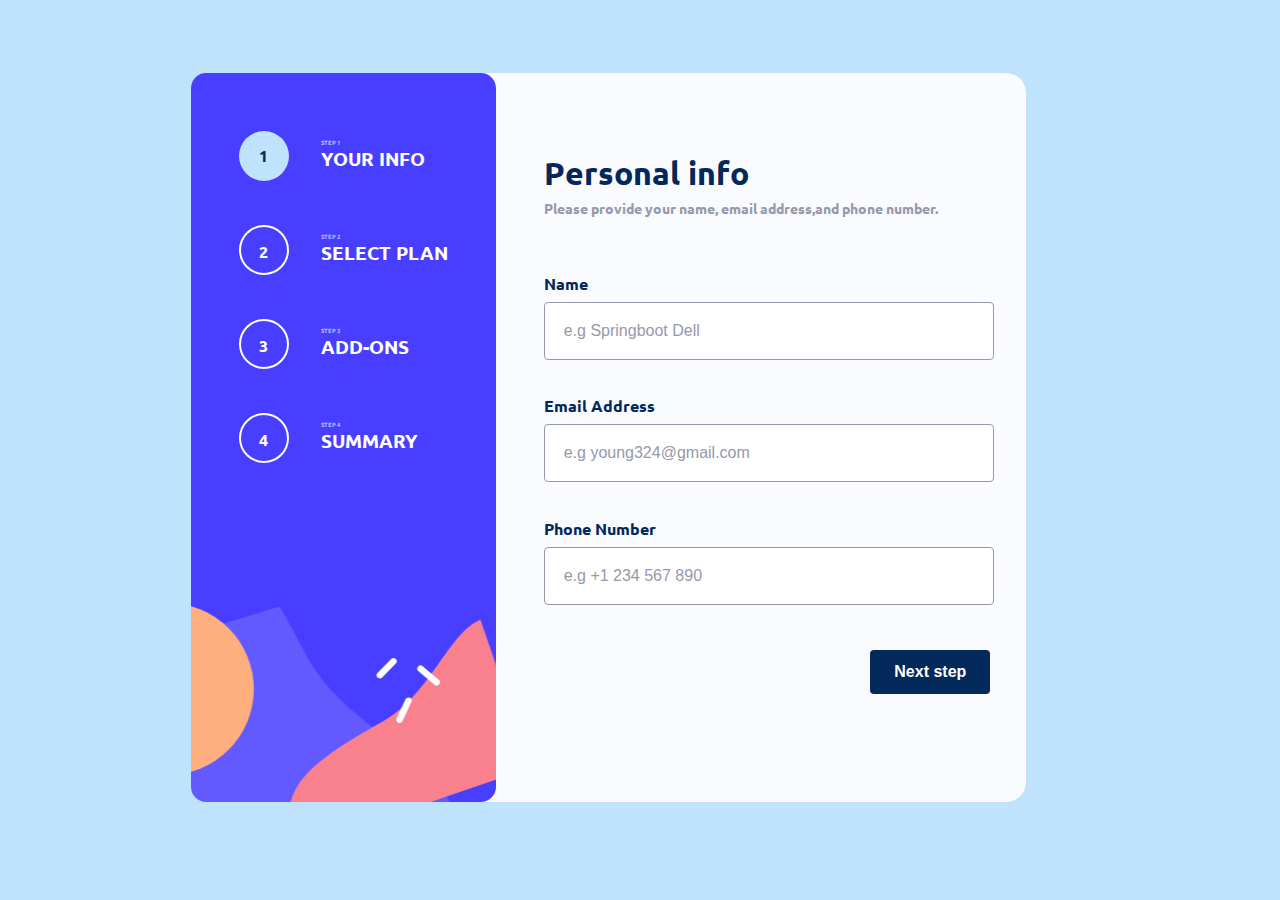
<file: index.html>
<!DOCTYPE html>
<html lang="en">

<head>
  <meta charset="UTF-8">
  <meta http-equiv="X-UA-Compatible" content="IE=edge">
  <meta name="viewport" content="width=device-width, initial-scale=1.0">
  <link rel="icon" type="image/png" sizes="32x32" href="./assets/images/favicon-32x32.png">
  <link rel="stylesheet" href="./css/style.css">
  <title>Multi-Step-Form</title>
</head>

<body>
  <div class="container">
    <div class="side-nav-view">
      <!-- <div class="nav-container"> -->
        <div class="nav-menu">
          <div class="labelOne step-label">
            <div class="label active active">1</div>
            <div class="sub-label">
              <span class="l-title">STEP 1</span>
              <span class="l-info">YOUR INFO</span>
            </div>
          </div>
          <div class="labelTwo step-label">
            <div class="label">2</div>
            <div class="sub-label">
              <span class="l-title">STEP 2</span>
              <span class="l-info">SELECT PLAN</span>
            </div>
          </div>
          <div class="labelThree step-label">
            <div class="label">3</div>
            <div class="sub-label">
              <span class="l-title">STEP 3</span>
              <span class="l-info">ADD-ONS</span>
            </div </div>
          </div>
          <div class="labelFour step-label">
            <div class="label">4</div>
            <div class="sub-label">
              <span class="l-title">STEP 4</span>
              <span class="l-info">SUMMARY</span>
            </div>
          </div>
        </div>
      <!-- </div> -->
    </div>
    <div class="form-container">
      <form id="form" class="form">
        <div class="form-description">
          <h2 class="form-title">Personal info</h2>
          <p class="form-text">Please provide your name, email address,and phone number.</p>
        </div>
        <div class="form-group">
          <label for="name">Name</label>
          <input type="text" placeholder="e.g Springboot Dell">
        </div>
        <div class="form-group">
          <label for="email">Email Address</label>
          <input type="email" placeholder="e.g young324@gmail.com">
        </div>
        <div class="form-group">
          <div class="form-label">
            <label for="number">Phone Number</label>
            <span class="error-txt">This field is required</span>
          </div>
          <input type="number" placeholder="e.g +1 234 567 890">
        </div>
        <div class="form-button">
          <button type="button" class="btn">Next step</button>
        </div>
      </form>
    </div>
  </div>

</body>

</html>
</file>
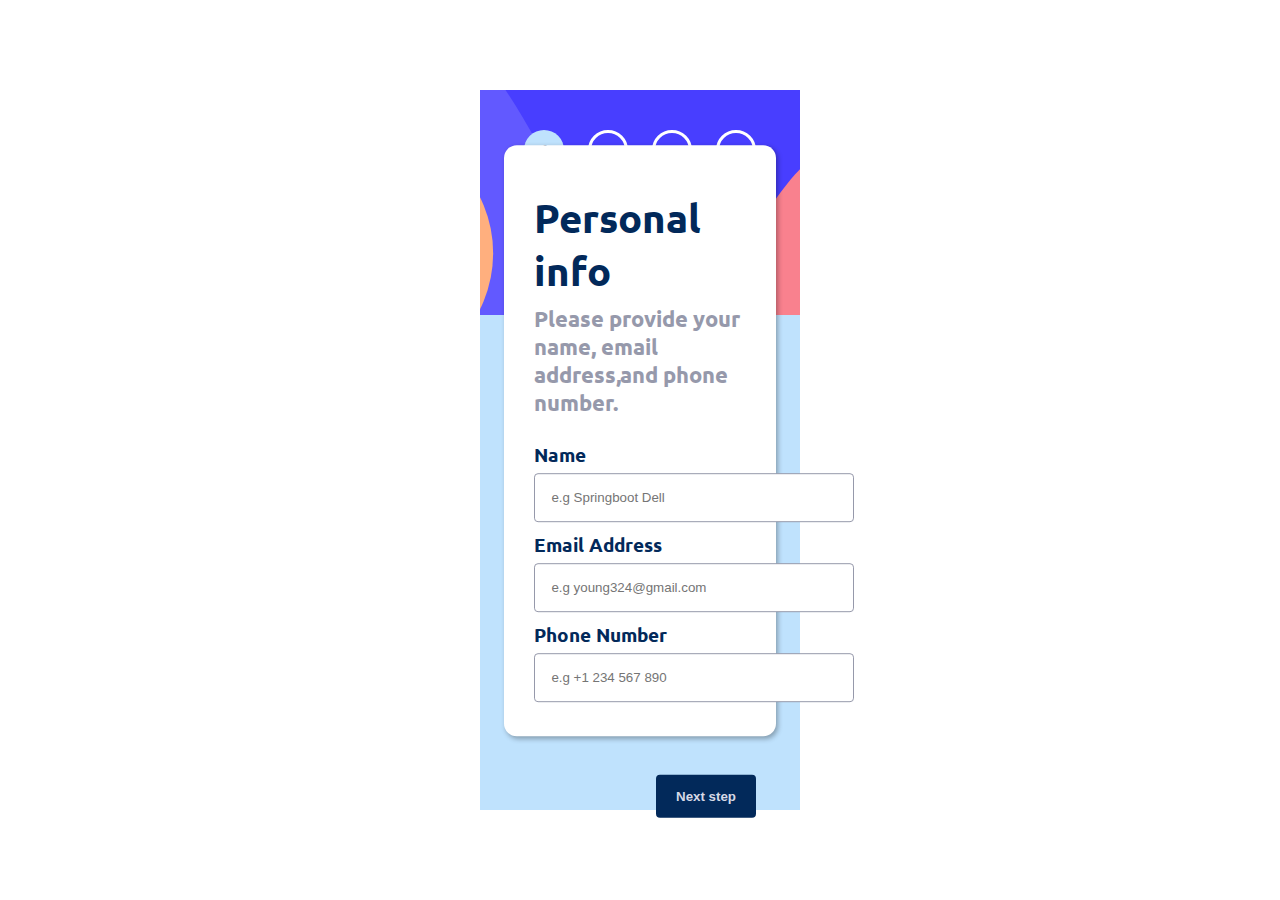
<file: mobile.html>
<!DOCTYPE html>
<html lang="en">

<head>
     <meta charset="UTF-8">
     <meta http-equiv="X-UA-Compatible" content="IE=edge">
     <meta name="viewport" content="width=device-width, initial-scale=1.0">
     <link rel="icon" type="image/png" sizes="32x32" href="./assets/images/favicon-32x32.png">
     <link rel="stylesheet" href="./css/index.css">
     <title>Document</title>
</head>

<body>
     <div class="container">
          <div class="side-nav-view">
               <div class="nav-menu">
                    <div class="labelOne step-label">
                         <div class="label active active">1</div>
                         <div class="sub-label">
                              <span class="l-title">STEP 1</span>
                              <span class="l-info">YOUR INFO</span>
                         </div>
                    </div>
                    <div class="labelTwo step-label">
                         <div class="label">2</div>
                         <div class="sub-label">
                              <span class="l-title">STEP 2</span>
                              <span class="l-info">SELECT PLAN</span>
                         </div>
                    </div>
                    <div class="labelThree step-label">
                         <div class="label">3</div>
                         <div class="sub-label">
                              <span class="l-title">STEP 3</span>
                              <span class="l-info">ADD-ONS</span>
                         </div </div>
                    </div>
                    <div class="labelFour step-label">
                         <div class="label">4</div>
                         <div class="sub-label">
                              <span class="l-title">STEP 4</span>
                              <span class="l-info">SUMMARY</span>
                         </div>
                    </div>
               </div>
          </div>
          <div class="form-container">
               <form id="form" class="form">
                    <div class="form-description">
                         <h2 class="form-title">Personal info</h2>
                         <p class="form-text">Please provide your name, email address,and phone number.</p>
                    </div>
                    <div class="form-group">
                         <label for="name">Name</label>
                         <input type="text" placeholder="e.g Springboot Dell">
                    </div>
                    <div class="form-group">
                         <label for="email">Email Address</label>
                         <input type="email" placeholder="e.g young324@gmail.com">
                    </div>
                    <div class="form-group">
                         <div class="form-label">
                              <label for="number">Phone Number</label>
                              <span class="error-txt">This field is required</span>
                         </div>
                         <input type="number" placeholder="e.g +1 234 567 890">
                    </div>
                    <div class="form-button">
                         <button type="submit" class="btn">Next step</button>
                    </div>
               </form>
          </div>
     </div>

</body>

</html>
</file>
<file: css/style.css>
@font-face {
     font-family: Ubuntu;
     src: url("../fonts/Ubuntu-Bold.ttf");
}

* {
     padding: 0;
     margin: 0;
     box-sizing: border-box;
}


:root {
     /* *********** Primary Colors ********* */

     --marine-blue: hsl(213, 96%, 18%);
     --purplish-blue: hsl(243, 100%, 62%);
     --pastel-blue: hsl(228, 100%, 84%);
     --light-blue: hsl(206, 94%, 87%);
     --strawberry-red: hsl(354, 84%, 57%);

     /* *********** Neutral Colors ********* */

     --cool-gray: hsl(231, 11%, 63%);
     --light-gray: hsl(229, 24%, 87%);
     --magnolia: hsl(217, 100%, 97%);
     --alabaster: hsl(231, 100%, 99%);
     --white: hsl(0, 0%, 100%);
}

body {
     position: relative;
     font-family: Ubuntu;
     height: calc(100vh - 10vh);
     width: calc(100vw - 10vw);
     display: flex;
     justify-content: center;
     align-items: center;
     margin: 2rem;
     background: var(--light-blue);
}

.container {
     position: relative;
     display: flex;
     height: 90%;
     min-width: 60vw;
     border-radius: 20px;
     background: var(--alabaster);
     gap: 8rem;
}

.side-nav-view {
     border-radius: 0.95rem;
     min-height: calc(100vh - 75vh);
     min-width: 18vw;
     background-image: url(../assets/images/bg-sidebar-desktop.svg);
     background-repeat: no-repeat;
     background-position: center;
     background-size: cover;
     padding: 3rem;
}

.nav-menu {
     height: 100%;
     display: flex;
     flex-direction: column;
     gap: 1.5rem;
}

.step-label {
     display: flex;
     align-items: center;
     height: 70px;
     gap: 2em;
}

.step-label .label {
     height: 50px;
     width: 50px;
     line-height: 50px;
     text-align: center;
     border-radius: 50%;
     color: var(--white);
     background: var(--light-blue);
     border: 2px solid var(--white);
     font-weight: 700;
     background: transparent;
     transition: all 0.4s ease;
}

.step-label .label.active {
     background: var(--light-blue);
     color: var(--marine-blue);
     border: none;
     font-weight: 900;
}

.sub-label {
     display: flex;
     flex-direction: column;
     text-align: justify;
}

.sub-label span.l-title {
     font-size: 0.24em;
     font-weight: 500;
     color: var(--pastel-blue);
}

.sub-label span.l-info {
     font-size: 1.2em;
     font-weight: 700;
     color: var(--white);
}

.form-container {
     padding: 2rem 2.7rem 0 0;
}

.form-description {
     margin: 3.5rem 0;
     width: 100%;
}

.form-container .form-description h2.form-title {
     font-size: 2em;
     font-weight: 800;
     color: var(--marine-blue);
}

.form-container .form-description p.form-text {
     font-size: 1.1em;
     margin-top: 5px;
     color: var(--cool-gray);
}

form#form {
     padding-top: 2rem;
     color: var(--marine-blue);
     position: relative;
}

label {
     display: block;
     margin-bottom: 0.5rem;
     font-size: 1em;
     font-weight: 600;
}

.form-group {
     height: 100%;
     width: 470px;
     margin-bottom: 2.2rem;
}

.form-group input {
     padding: 0.95rem;
     width: 100%;
     border-radius: 0.25rem;
     border: 2px solid var(--cool-gray);
     outline: none;
     font-size: 1em;
     font-weight: 500;
     color: var(--cool-gray);
     transition: all 400ms;
}

.form-group input:focus {
     border: 2px solid var(--marine-blue);
}

::placeholder {
     font-size: 1em;
     font-weight: 500;
     color: var(--cool-gray);
}

.form-label {
     display: flex;
     align-items: center;
     justify-content: space-between;
}

.form-label .error-txt {
     color: var(--strawberry-red);
     font-weight: 500;
}

.form-group:nth-child(4) input {
     border: 2px solid var(--strawberry-red);
}

.form-button {
     position: absolute;
     right: 0.2rem;
     margin-top: 10px;
     width: 120px;
}

.form-button button.btn {
     width: 100%;
     padding: 0.8rem;
     font-size: 1em;
     font-weight: 600;
     background: var(--marine-blue);
     border: none;
     color: var(--white);
     border-radius: 0.25rem;
}

@media screen and (max-width:1440px) {
     .container {
          min-width: 65vw;
          min-height: 60vh;
          gap: 3rem;
     }

     .form-container {
          padding-right: 2rem;
     }

     .side-nav-view {
          min-height: 50vh;
          min-width: 21vw;
     }

     .form-group {
          height: 100%;
          width: 450px;
          margin-bottom: 2.2rem;
     }

     .form-description {
          margin-top: 1rem;
     }

     .form-group input {
          padding: 1.2rem;
          width: 100%;
          border-radius: 0.25rem;
          border: 1px solid var(--cool-gray);
     }

     .form-group input:focus {
          border: 1px solid var(--cool-gray);
     }

     .form-container .form-description h2.form-title {
          font-size: 2em;
          font-weight: 800;
          color: var(--marine-blue);
     }

     .form-container .form-description p.form-text {
          font-size: 0.85em;
          margin-top: 5px;
          color: var(--cool-gray);
     }

     .form-group:nth-child(4) input {
          border: 1px solid var(--cool-gray);
     }

     .form-label .error-txt {
          display: none;
     }


}

@media screen and (max-width:768px) {
     .container {
          min-width: 65vw;
          min-height: 75vh;
          gap: 2.5rem;
     }

     .side-nav-view {
          min-width: 270px;
     }

     .step-label {
          height: 70px;
          gap: 1rem;
     }

     .step-label .sub-label .l-info {
          font-size: 1em;
     }

     form#form {
          padding-top: 0.7rem;
     }

     .form-group {
          height: 100%;
          width: 350px;
          margin-bottom: 2.2rem;
     }

     .form-description {
          margin-top: 0.5rem;
     }

     .form-group:nth-child(4) input,
     .form-group input {
          padding: 0.95rem;
          width: 100%;
          border-radius: 0.25rem;
          border: 0.18rem solid var(--cool-gray);
     }


     .form-button {
          right: 15px;
          transform: translateY(-10px);
     }
}

@media screen and (max-width:468px) {

     body {
          background: var(--white);
     }

     .container {
          position: relative;
          min-width: 80vw;
          min-height: calc(100vh - 10%);
          border-radius: 0;
          display: flex;
          flex-direction: column;
          gap: 1rem;
          background: var(--light-blue);
     }

     .side-nav-view {
          border-radius: 0;
          min-height: 25vh;
          min-width: 30vw;
          background-image: url(../assets/images/bg-sidebar-mobile.svg);
          background-repeat: no-repeat;
          background-position: center;
          background-size: cover;
     }

     .nav-menu {
          height: 100%;
          display: flex;
          flex-direction: row;
          justify-content: center;
          align-items: center;
          gap: 1.5rem;
     }

     .step-label {
          height: 120px;
          display: flex;
          flex-direction: row;
          justify-content: space-between;
          align-items: center;
     }

     .step-label .label {
          height: 40px;
          width: 40px;
          line-height: 40px;
          text-align: center;
          color: var(--white);
          font-weight: 500;
          border: 0.2rem solid var(--white);
          border-radius: 50%;
     }

     .step-label .label.active {
          background: var(--light-blue);
          color: var(--marine-blue);
          border: none;
          font-weight: 600;
     }

     .step-label .sub-label {
          width: fit-content;
          display: none;
     }


     .form-container {
          min-height: 60vh;
          position: absolute;
          margin: 1.5rem;
          bottom: 40%;
          border-radius: 0.8rem;
          left: 0;
          right: 0;
          transform: translateY(50%);
          padding: 2.9rem 1.6rem 1.5rem 1.9rem;
          background: var(--white);
          box-shadow: 2px 2px 5px rgba(0, 0, 0, .3);
     }

     .form-description {
          margin-bottom: 1.54rem;
     }

     .form-container .form-description h2.form-title {
          font-size: 2.5em;
          font-weight: 900;
          margin-bottom: 0.5rem;
          color: var(--marine-blue);
     }

     .form-container .form-description p.form-text {
          font-size: 1.4em;
          font-weight: 400;
          color: var(--cool-gray);
     }

     .form-group .form-label .error-txt {
          display: none;
     }

     .form-group {
          width: 300px;
     }

     .form-group input,
     .form-group:nth-child(4)>input {
          width: 100%;
          padding: 1rem;
          border-radius: 0.25rem;
          border: 2px solid var(--cool-gray);
          outline: none;
     }

     label {
          display: block;
          margin-bottom: 0.34rem;
          color: var(--marine-blue);
          font-size: 1.2em;
          font-weight: 500;
     }

     .form-button {
          position: absolute;
          right: 20px;
          top: 125%;
          width: 100px;
          transform: translateY(-120%);
     }

     .form-button button.btn {
          width: 100%;
          padding: 0.9rem;
          background: var(--marine-blue);
          border-radius: 0.25rem;
          border: none;
          color: var(--light-gray);
          font-weight: 600;
     }
}


@media screen and (max-width:375px) {
     .side-nav-view {
          border-radius: 0;
          min-height: 25vh;
          min-width: 30vw;
          background-image: url(../assets/images/bg-sidebar-mobile.svg);
          background-repeat: no-repeat;
          background-position: center;
          background-size: cover;
     }

     .form-container {
          min-height: 55vh;
          margin: 0.65rem;
          padding-bottom: 0.45rem;
     }

     .form-group {
          width: 240px;
     }

     .form-group input {
          width: 100%;
          padding: 1rem;
          border-radius: 0.25rem;
          border: 2px solid var(--cool-gray);
          outline: none;
     }

     .form-button {
          position: absolute;
          right: 10px;
          top: 125%;
          transform: translateY(-130%);
     }

     .form-container .form-description p.form-text {
          font-size: 1em;
     }
}
</file>
<file: css/index.css>
* {
     padding: 0;
     margin: 0;
     box-sizing: border-box;
}

@font-face {
     font-family: Ubuntu;
     src: url("../fonts/Ubuntu-Bold.ttf");
}

:root {
     /* *********** Primary Colors ********* */

     --marine-blue: hsl(213, 96%, 18%);
     --purplish-blue: hsl(243, 100%, 62%);
     --pastel-blue: hsl(228, 100%, 84%);
     --light-blue: hsl(206, 94%, 87%);
     --strawberry-red: hsl(354, 84%, 57%);

     /* *********** Neutral Colors ********* */

     --cool-gray: hsl(231, 11%, 63%);
     --light-gray: hsl(229, 24%, 87%);
     --magnolia: hsl(217, 100%, 97%);
     --alabaster: hsl(231, 100%, 99%);
     --white: hsl(0, 0%, 100%);
}

body {
     height: 100vh;
     width: 100vw;
     display: flex;
     justify-content: center;
     align-items: center;
     font-family: Ubuntu;
     background: var(--white);
}

.container {
     position: relative;
     min-height: 90vw;
     min-height: 80vh;
     display: flex;
     flex-direction: column;
     gap: 1rem;
     background: var(--light-blue);
}

.side-nav-view {
     min-height: 25vh;
     min-width: 25vw;
     background-image: url(../assets/images/bg-sidebar-mobile.svg);
     background-repeat: no-repeat;
     background-position: center;
     background-size: cover;
}

.nav-menu {
     height: 100%;
     display: flex;
     justify-content: center;
     align-items: center;
     gap: 1.5rem;
}

.step-label {
     height: 120px;
     display: flex;
     flex-direction: row;
     justify-content: space-between;
     align-items: center;
}

.step-label .label {
     height: 40px;
     width: 40px;
     line-height: 40px;
     text-align: center;
     color: var(--white);
     font-weight: 500;
     border: 0.2rem solid var(--white);
     border-radius: 50%;
}

.step-label .label.active {
     background: var(--light-blue);
     color: var(--marine-blue);
     border: none;
     font-weight: 600;
}

.step-label .sub-label {
     width: fit-content;
     display: none;
}

.form-container {
     min-height: 55vh;
     position: absolute;
     margin: 1.5rem;
     top: 70%;
     border-radius: 0.8rem;
     left: 0;
     right: 0;
     transform: translateY(-80%);
     padding: 2.9rem 1.6rem 1.5rem 1.9rem;
     background: var(--white);
     box-shadow: 2px 2px 5px rgba(0, 0, 0, .3);
}

.form-description {
     margin-bottom: 1.54rem;
}

.form-container .form-description h2.form-title {
     font-size: 2.5em;
     font-weight: 900;
     margin-bottom: 0.5rem;
     color: var(--marine-blue);
}

.form-container .form-description p.form-text {
     font-size: 1.4em;
     font-weight: 400;
     color: var(--cool-gray);
}

.form-group .form-label .error-txt {
     display: none;
}

.form-group {
     height: 90px;
     width: 320px;
}

.form-group input {
     width: 100%;
     padding: 1rem;
     border-radius: 0.25rem;
     border: 1px solid var(--cool-gray);
     outline: none;
}

label {
     display: block;
     margin-bottom: 0.34rem;
     color: var(--marine-blue);
     font-size: 1.2em;
     font-weight: 500;
}

.form-button {
     position: absolute;
     right: 20px;
     top: 115%;
     width: 100px;
     transform: translateY(-115%);
}

.form-button button.btn {
     width: 100%;
     padding: 0.9rem;
     background: var(--marine-blue);
     border-radius: 0.25rem;
     border: none;
     color: var(--light-gray);
     font-weight: 600;
}
</file>
